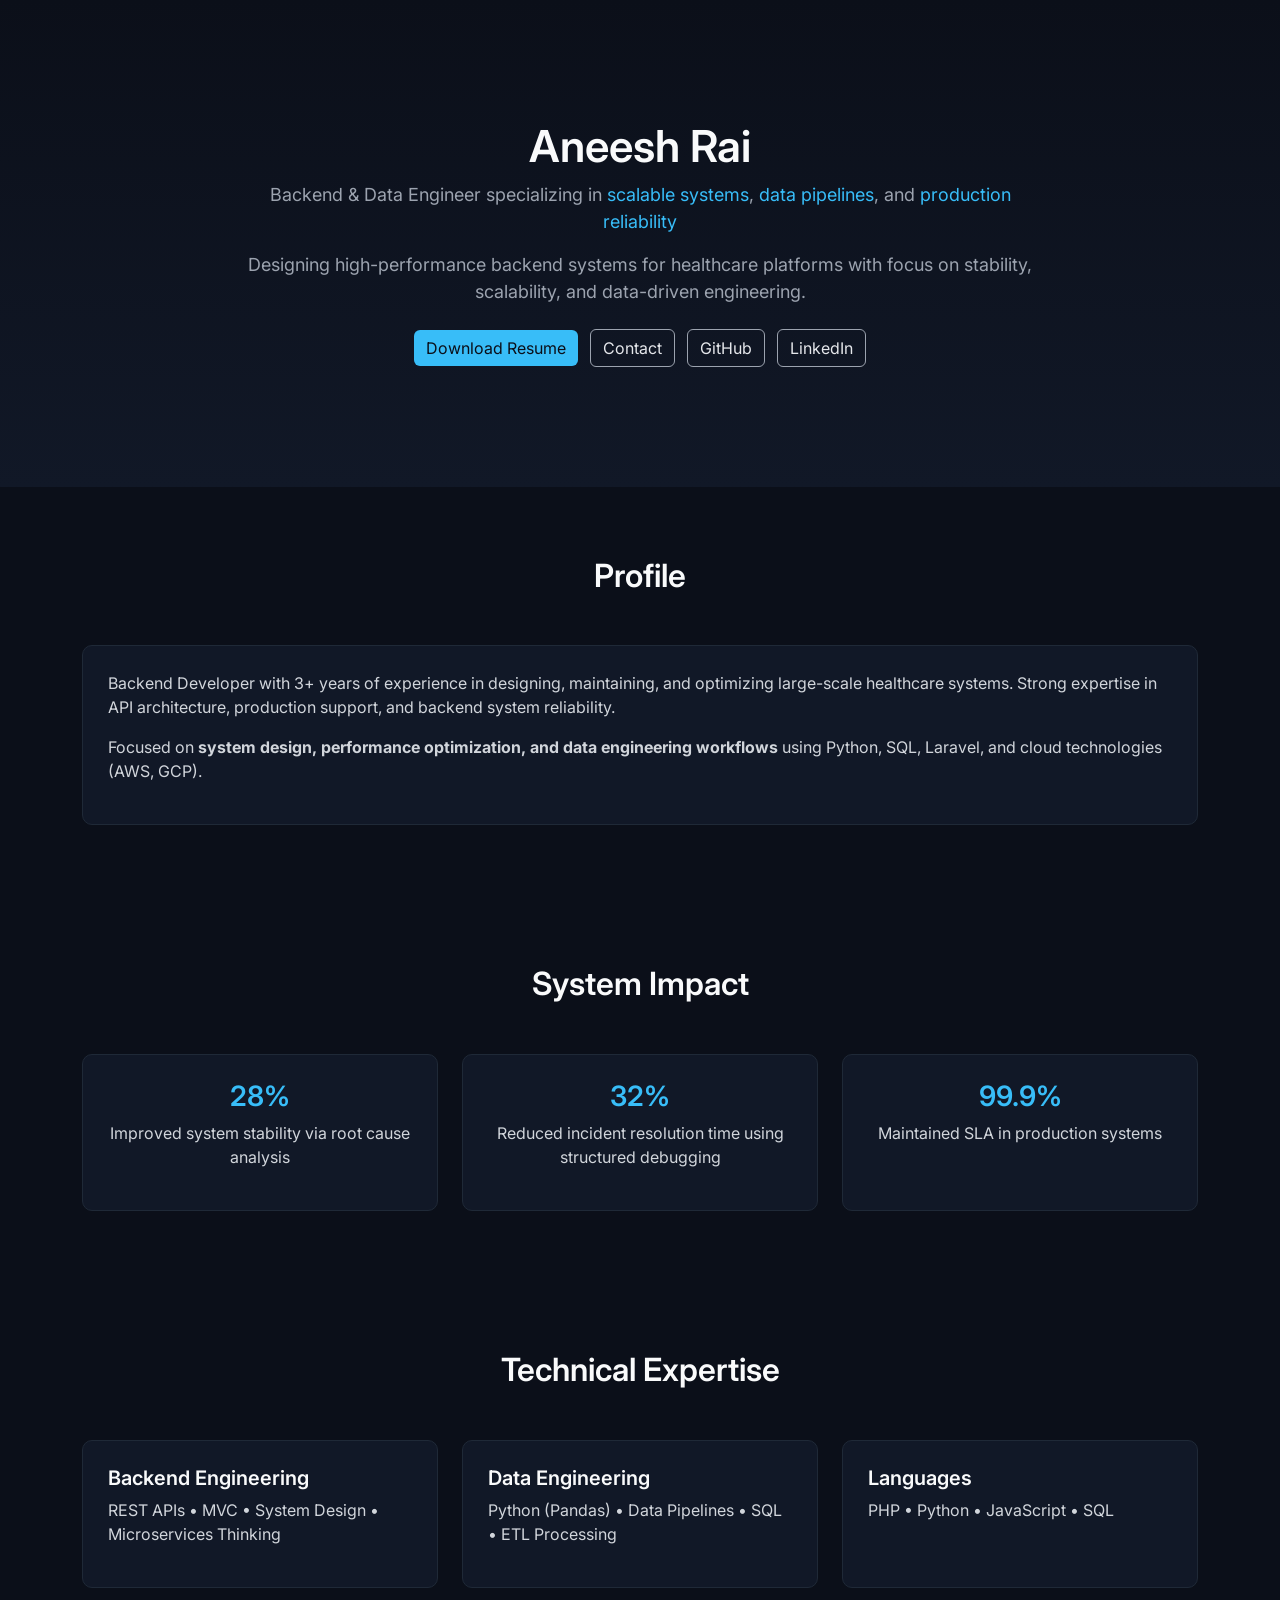
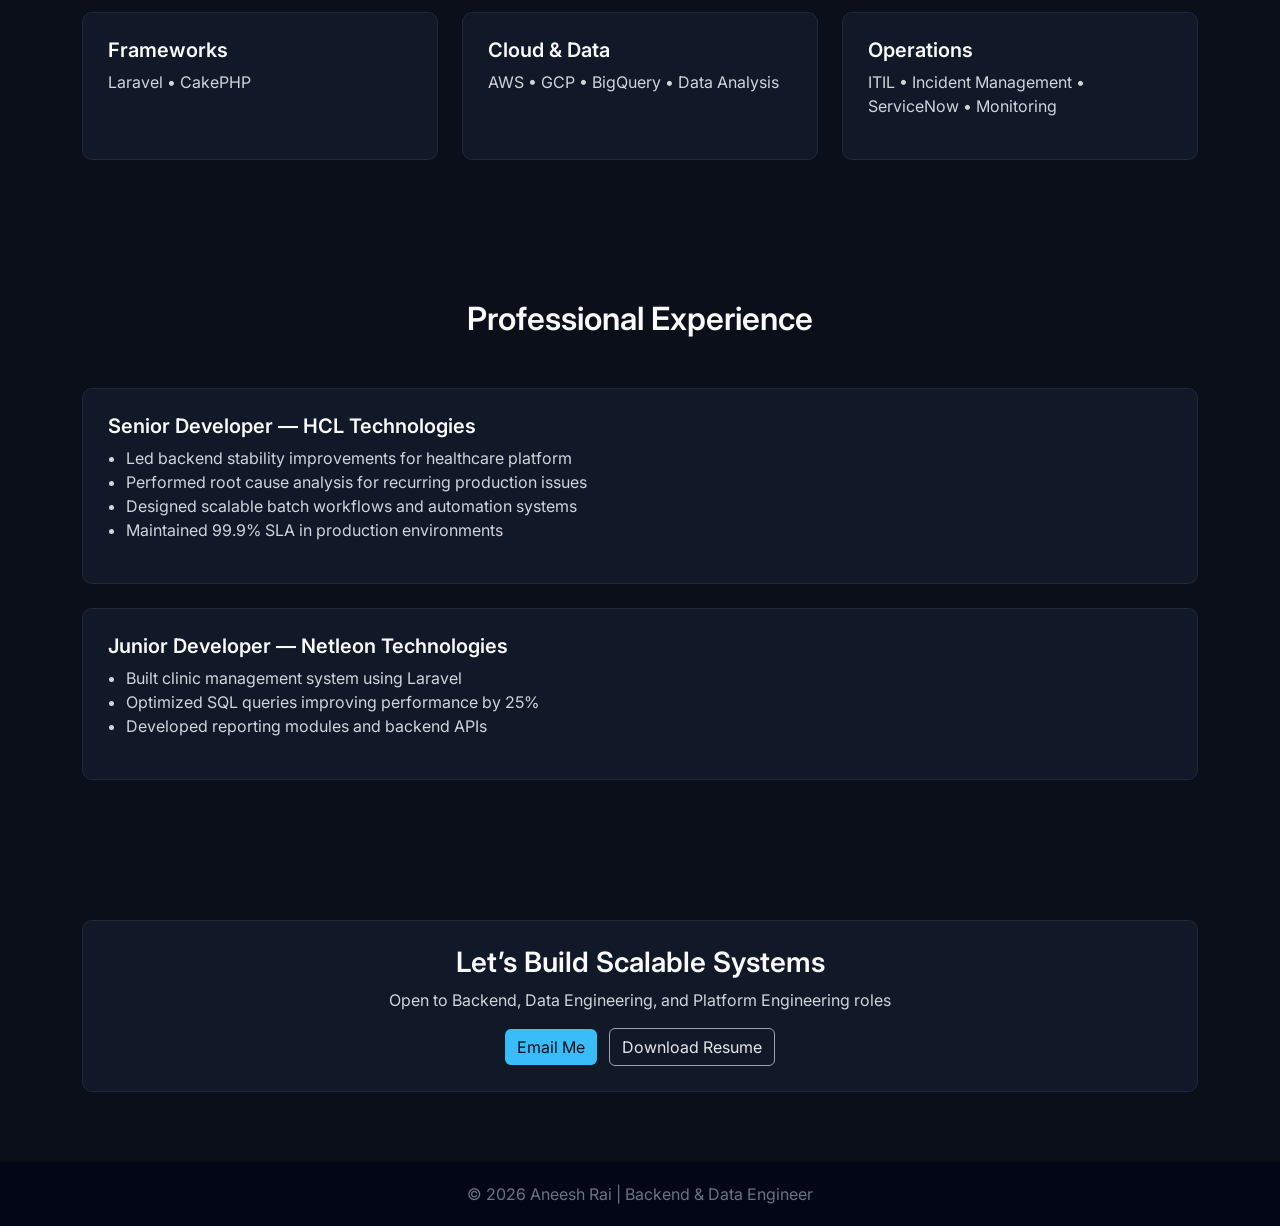
<file: index.html>
<!DOCTYPE html>
<html lang="en">
<head>
  <meta charset="UTF-8">
  <meta name="viewport" content="width=device-width, initial-scale=1">

   <!-- Google tag (gtag.js) -->
      <script async src="https://www.googletagmanager.com/gtag/js?id=G-SHVF1KKW50"></script>
      <script>
         window.dataLayer = window.dataLayer || [];
         function gtag(){dataLayer.push(arguments);}
         gtag('js', new Date());
         gtag('config', 'G-SHVF1KKW50');
      </script>
      <!-- Google Tag Manager -->
      <script>(function(w,d,s,l,i){w[l]=w[l]||[];w[l].push({'gtm.start':
         new Date().getTime(),event:'gtm.js'});var f=d.getElementsByTagName(s)[0],
         j=d.createElement(s),dl=l!='dataLayer'?'&l='+l:'';j.async=true;j.src=
         'https://www.googletagmanager.com/gtm.js?id='+i+dl;f.parentNode.insertBefore(j,f);
         })(window,document,'script','dataLayer','GTM-5XZNWM4H');
      </script>
      <!-- End Google Tag Manager -->
  <title>Aneesh Rai | Backend & Data Engineer</title>
 <meta charset="utf-8">
      <meta name="viewport" content="width=device-width, initial-scale=1.0">
      <meta name="description" content="BackendEngineerwith3+yearsofexperience in UShealthcare systems, specializing in API development, application
         maintenance, andproduction support. Improved systemstability by 28% andreducedresolution time by32%. Skilled in PHP
         (Laravel, CakePHP), Python (Pandas), SQL, and ITIL-based processes in HIPAA-compliant environments.">
      <meta name="keywords" content="PHP developer, backend development, web applications, database optimization, third-party API integration, scalable solutions, industry trends">
      <meta name="author" content="Aneesh Rai">
      <!-- Open Graph meta tags -->
      <meta property="og:type" content="website">
      <meta name="google-site-verification" content="47yTgKQkcb9rBKxpT16hUMV5cIAa8c6QTwj2lx7gw9o" />
      <meta property="og:title" content=" Aneesh Rai">
      <meta property="og:description" content="BackendEngineerwith3+yearsofexperience in UShealthcare systems, specializing in API development, application
         maintenance, andproduction support. Improved systemstability by 28% andreducedresolution time by32%. Skilled in PHP
         (Laravel, CakePHP), Python (Pandas), SQL, and ITIL-based processes in HIPAA-compliant environments.">
      <meta property="og:url" content="https://aneeshrai-20.github.io/MyResume/">
      <meta property="og:site_name" content="Aneesh Rai">
      <meta property="og:locale" content="en_US">
      <!-- Replace with your actual image URL -->
      <meta property="og:image" content="https://aneeshrai-20.github.io/MyResume/assets/img/favicon3.png">
      <meta property="og:image:secure_url" content="https://aneeshrai-20.github.io/MyResume/assets/img/favicon3.png">
      <meta property="og:image:alt" content="Description of the image">
  <!-- Fonts -->
  <link href="https://fonts.googleapis.com/css2?family=Inter:wght@300;400;500;600&display=swap" rel="stylesheet">

  <!-- Bootstrap -->
  <link href="https://cdn.jsdelivr.net/npm/bootstrap@5.3.0/dist/css/bootstrap.min.css" rel="stylesheet">
  <link rel="stylesheet" href="assets/css/style.css">

</head>

<body>
   <!-- Google Tag Manager (noscript) -->
      <noscript><iframe src="https://www.googletagmanager.com/ns.html?id=GTM-5XZNWM4H"
         height="0" width="0" style="display:none;visibility:hidden"></iframe></noscript>
      <!-- End Google Tag Manager (noscript) -->
      <!-- ======= Mobile nav toggle button ======= -->
      <!-- <button type="button" class="mobile-nav-toggle d-xl-none"><i class="bi bi-list mobile-nav-toggle"></i></button> -->
      <i class="bi bi-list mobile-nav-toggle d-xl-none"></i>
      <!-- ======= Header ======= -->

<!-- HERO -->
<section class="hero">
  <div class="container">

    <h1>Aneesh Rai</h1>

    <p>
      Backend & Data Engineer specializing in 
      <span class="highlight">scalable systems</span>, 
      <span class="highlight">data pipelines</span>, and 
      <span class="highlight">production reliability</span>
    </p>

    <p class="mt-3">
      Designing high-performance backend systems for healthcare platforms with focus on stability, scalability, and data-driven engineering.
    </p>

    <div class="mt-4">
      <a href="Resume of Aneesh.pdf" class="btn btn-info me-2" download>Download Resume</a>
      <a href="mailto:aneeshrai84@gmail.com" class="btn btn-outline-light me-2">Contact</a>
      <a href="https://github.com/Aneeshrai-20" class="btn btn-outline-light me-2">GitHub</a>
      <a href="https://www.linkedin.com/in/raianeesh/" class="btn btn-outline-light">LinkedIn</a>
    </div>

  </div>
</section>

<!-- PROFILE -->
<section>
  <div class="container">
    <div class="section-title">
      <h2>Profile</h2>
    </div>

    <div class="card-custom">
      <p>
        Backend Developer with 3+ years of experience in designing, maintaining,
        and optimizing large-scale healthcare systems. Strong expertise in API architecture,
        production support, and backend system reliability.
      </p>

      <p>
        Focused on <b>system design, performance optimization, and data engineering workflows</b>
        using Python, SQL, Laravel, and cloud technologies (AWS, GCP).
      </p>
    </div>
  </div>
</section>

<!-- IMPACT -->
<section>
  <div class="container">
    <div class="section-title">
      <h2>System Impact</h2> 
    </div>

    <div class="row g-4">

      <div class="col-md-4">
        <div class="card-custom text-center">
          <h3 class="highlight">28%</h3>
          <p>Improved system stability via root cause analysis</p>
        </div>
      </div>

      <div class="col-md-4">
        <div class="card-custom text-center">
          <h3 class="highlight">32%</h3> 
          <p>Reduced incident resolution time using structured debugging</p>
        </div>
      </div>
      <div class="col-md-4">
        <div class="card-custom text-center">
          <h3 class="highlight">99.9%</h3>
          <p>Maintained SLA in production systems</p>
        </div>
      </div>
    </div>
  </div>
</section>

<!-- SKILLS -->
<section>
  <div class="container">
    <div class="section-title">
      <h2>Technical Expertise</h2>
    </div>

    <div class="row g-4">

      <div class="col-md-4">
        <div class="card-custom">
          <h5>Backend Engineering</h5>
          <p>REST APIs • MVC • System Design • Microservices Thinking</p>
        </div>
      </div>

      <div class="col-md-4">
        <div class="card-custom">
          <h5>Data Engineering</h5>
          <p>Python (Pandas) • Data Pipelines • SQL • ETL Processing</p>
        </div>
      </div>

      <div class="col-md-4">
        <div class="card-custom">
          <h5>Languages</h5>
          <p>PHP • Python • JavaScript • SQL</p>
        </div>
      </div>

      <div class="col-md-4">
        <div class="card-custom">
          <h5>Frameworks</h5>
          <p>Laravel • CakePHP</p>
        </div>
      </div>

      <div class="col-md-4">
        <div class="card-custom">
          <h5>Cloud & Data</h5>
          <p>AWS • GCP • BigQuery • Data Analysis</p>
        </div>
      </div>

      <div class="col-md-4">
        <div class="card-custom">
          <h5>Operations</h5>
          <p>ITIL • Incident Management • ServiceNow • Monitoring</p>
        </div>
      </div>

    </div>
  </div>
</section>

<!-- EXPERIENCE -->
<section>
  <div class="container">
    <div class="section-title">
      <h2>Professional Experience</h2>
    </div>

    <div class="card-custom mb-4">
      <h5>Senior Developer — HCL Technologies</h5>
      <ul>
        <li>Led backend stability improvements for healthcare platform</li>
        <li>Performed root cause analysis for recurring production issues</li>
        <li>Designed scalable batch workflows and automation systems</li>
        <li>Maintained 99.9% SLA in production environments</li>
      </ul>
    </div>

    <div class="card-custom">
      <h5>Junior Developer — Netleon Technologies</h5>
      <ul>
        <li>Built clinic management system using Laravel</li>
        <li>Optimized SQL queries improving performance by 25%</li>
        <li>Developed reporting modules and backend APIs</li>
      </ul>
    </div>
  </div>
</section>

<!-- CONTACT -->
<section>
  <div class="container text-center">
    <div class="card-custom">
      <h3>Let’s Build Scalable Systems</h3>
      <p>Open to Backend, Data Engineering, and Platform Engineering roles</p>

      <div class="mt-3">
        <a href="mailto:aneeshrai84@gmail.com" class="btn btn-info me-2">Email Me</a>
        <a href="Resume of Aneesh.pdf" class="btn btn-outline-light" download>Download Resume</a>
      </div>
    </div>
  </div>
</section>

<footer>
  © 2026 Aneesh Rai | Backend & Data Engineer
</footer>

</body>
</html>
</file>
<file: assets/css/style.css>
body {
      font-family: 'Inter', sans-serif;
      background: #0b0f19;
      color: #d1d5db;
    }

    h1, h2, h3, h4, h5 {
      color: #f9fafb;
      font-weight: 600;
    }

    section {
      padding: 70px 0;
    }

    .hero {
      padding: 120px 0;
      text-align: center;
      background: linear-gradient(180deg, #0b0f19, #111827);
    }

    .hero h1 {
      font-size: 44px;
    }

    .hero p {
      color: #9ca3af;
      font-size: 18px;
      max-width: 800px;
      margin: auto;
    }

    .highlight {
      color: #38bdf8;
    }

    .card-custom {
      background: #111827;
      border: 1px solid #1f2937;
      border-radius: 10px;
      padding: 25px;
      height: 100%;
      transition: 0.3s;
    }

    .card-custom:hover {
      border-color: #38bdf8;
      transform: translateY(-5px);
    }

    .section-title {
      text-align: center;
      margin-bottom: 50px;
    }

    ul {
      padding-left: 18px;
    }

    .btn-outline-light {
      border-color: #9ca3af;
      color: #e5e7eb;
    }

    .btn-outline-light:hover {
      background: #1f2937;
    }

    .btn-info {
      background: #38bdf8;
      border: none;
      color: #0b0f19;
    }

    .btn-info:hover {
      background: #0ea5e9;
    }

    footer {
      background: #020617;
      text-align: center;
      padding: 20px;
      color: #6b7280;
    }
</file>
